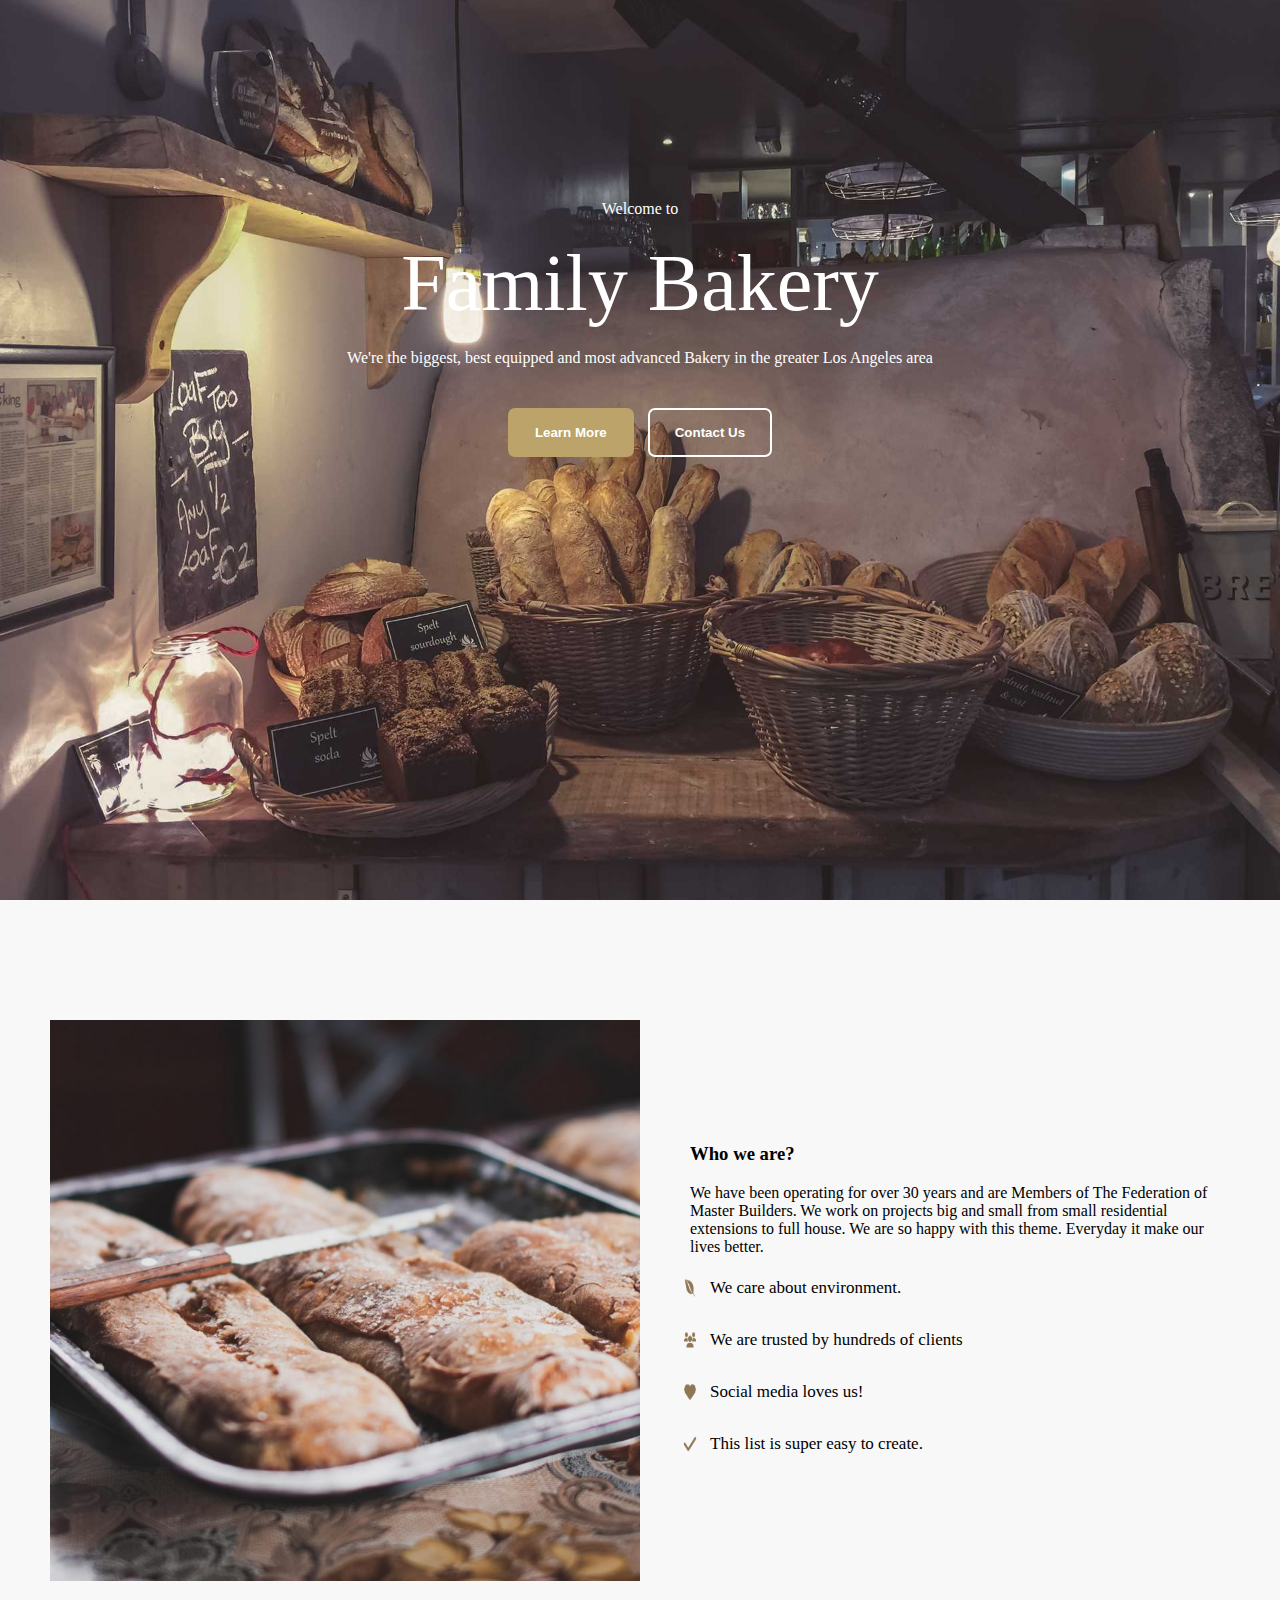
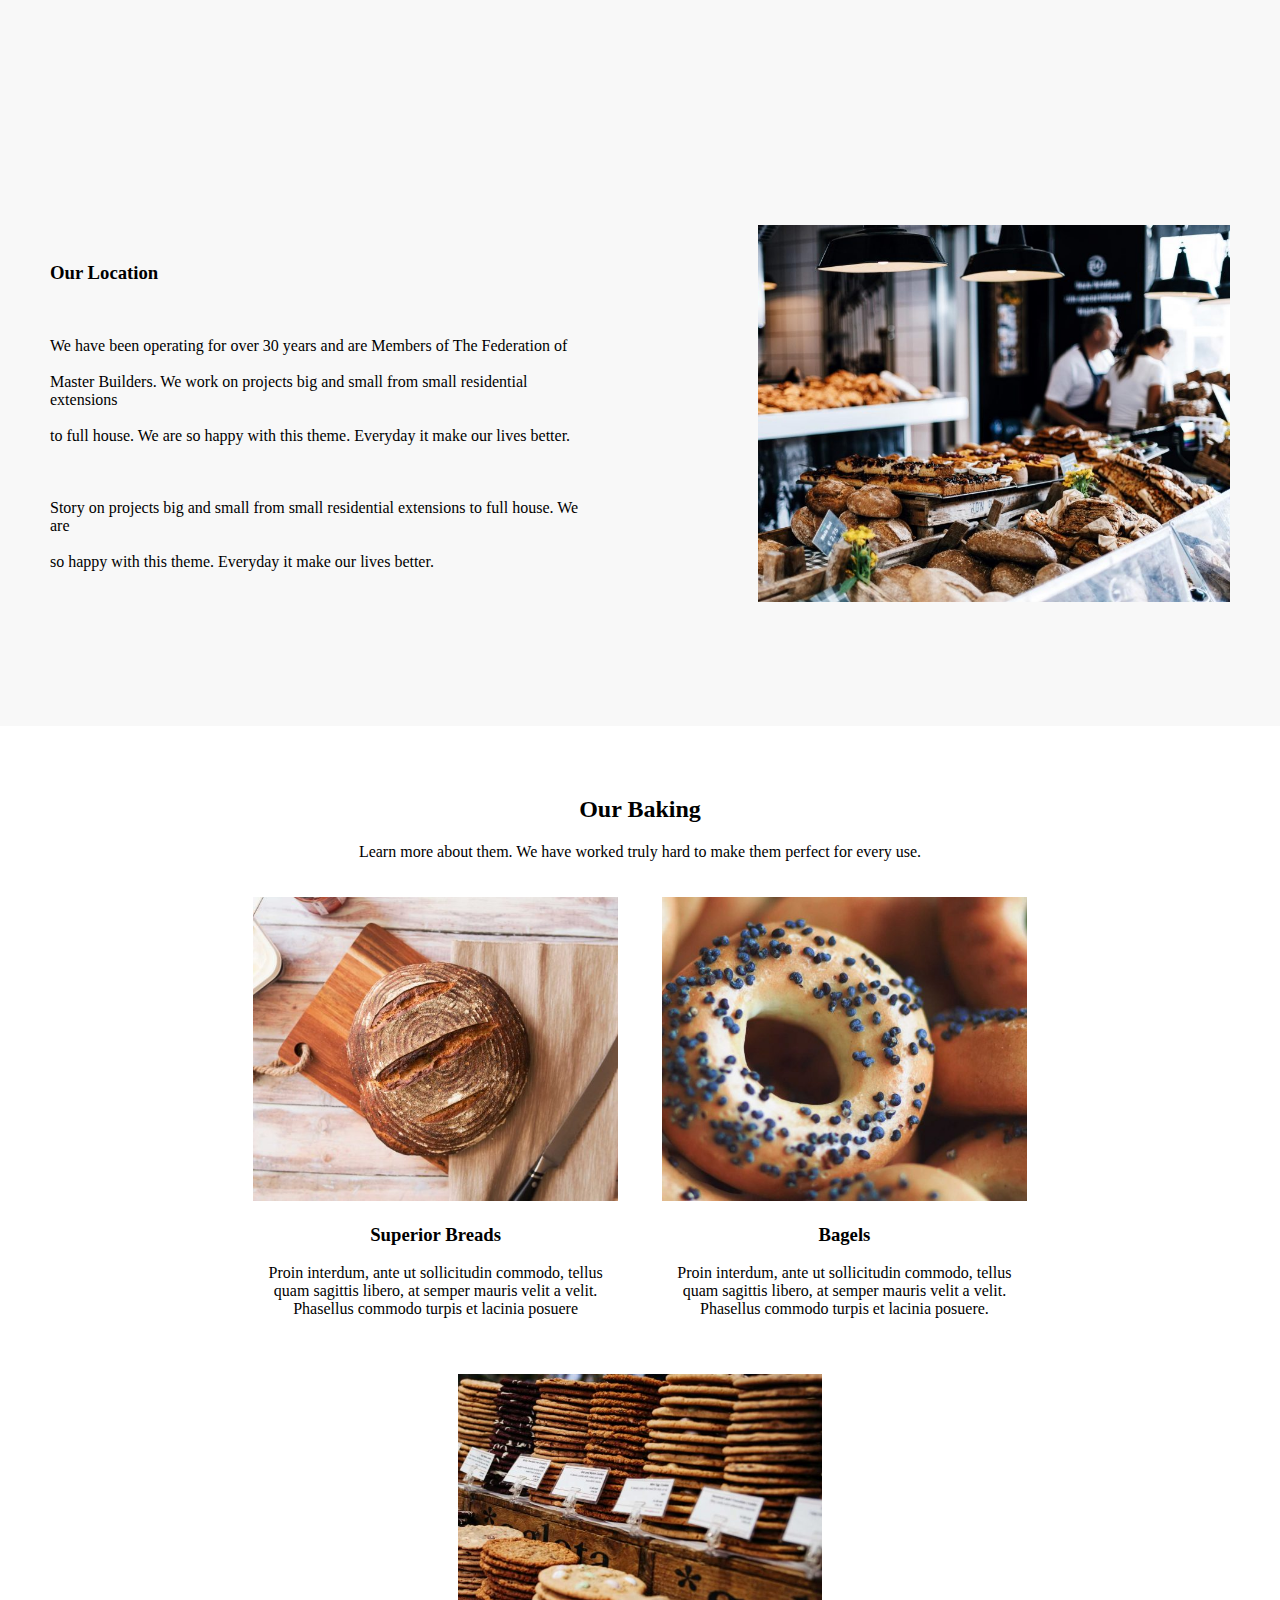
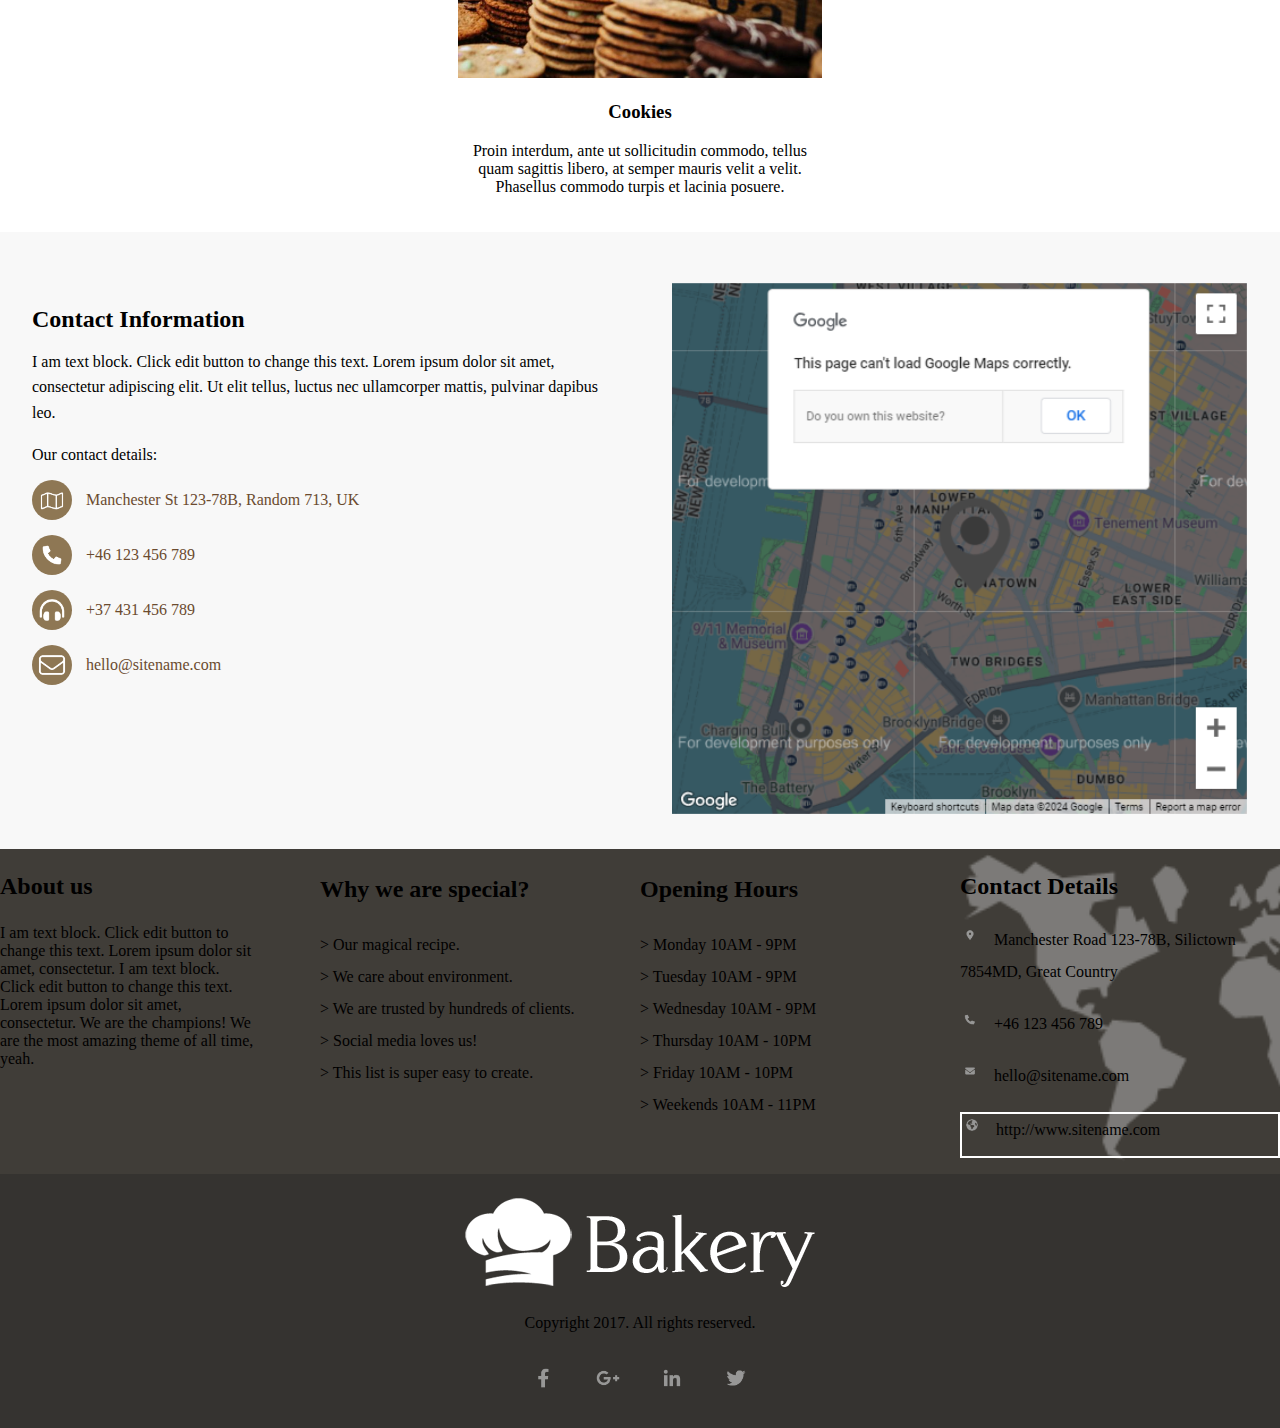
<file: index.html>
<!DOCTYPE html>
<html lang="en">

<head>
    <meta charset="UTF-8">
    <meta name="viewport" content="width=device-width, initial-scale=1.0">
    <title>Bakery</title>
    <link rel="stylesheet" href="./css/styles.css">
</head>

<body>
    <div class="main">
        <div class="bakery-text">
            <span>Welcome to</span>
            <h1>Family Bakery</h1>
            <p>We're the biggest, best equipped and most advanced Bakery in the greater Los Angeles area</p>
            <button class="color" type="button">Learn More</button>
            <button class="transparent" type="button">Contact Us</button>
        </div>
    </div>
    <div class="who"> 
        <div class="who-img">
            <img src="./images/alexandru-stavrica.jpg" alt="who-img">
        </div>
        <div class="who-text">
            <h3>
                Who we are?
            </h3>
            <p>We have been operating for over 30 years and are Members of The Federation of Master Builders. We work on
                projects big and small from small residential extensions to full house. We are so happy with this theme.
                Everyday it make our lives better.</p>
            <ul class="who-icons">
                <li><img src="./images/Icons/leaf.png" alt=""><span>We care about environment.</span></li>
                <li><img src="./images/Icons/people.png" alt=""><span>We are trusted by hundreds of clients</span></li>
                <li><img src="./images/Icons/heart.png" alt=""><span>Social media loves us!</span></li>
                <li><img src="./images/Icons/check.png" alt=""><span>This list is super easy to create.</span></li>
            </ul>
        </div>
     </div> 
    <div class="location">
        <div class="location-text">
            <h3>Our Location</h3><br>
            <p>We have been operating for over 30 years and are Members of The Federation of<br><br> Master Builders. We
                work on
                projects big and small from small residential extensions <br><br> to full house. We are so happy with
                this theme.
                Everyday it make our lives better. <br><br>
                <br><br>
                Story on projects big and small from small residential extensions to full house. We are<br><br> so happy
                with
                this theme. Everyday it make our lives better.
            </p>
        </div>
        <div class="location-img">
            <img src="./images/full-2.jpg" alt="full-2">
        </div>
    </div>
    <div class="our">
        <div class="our-content">
            <div class="our-text">
                <h2>Our Baking
                </h2>
                <p>Learn more about them. We have worked truly hard to make them perfect for every use.
                </p>
            </div>
            <div class="our-img">
                <img src="./images/ben-garratt.jpg" alt="">
                <h3>Superior Breads</h3>
                <p>Proin interdum, ante ut sollicitudin commodo, tellus quam sagittis libero, at semper mauris velit a
                    velit. Phasellus commodo turpis et lacinia posuere</p>
            </div>
            <div class="our-img">
                <img src="./images/stas-ovsky.jpg" alt="">
                <h3>Bagels</h3>
                <p>Proin interdum, ante ut sollicitudin commodo, tellus quam sagittis libero, at semper mauris velit a
                    velit. Phasellus commodo turpis et lacinia posuere.
                </p>
            </div>
            <div class="our-img">
                <img src="./images/clem-onojeghuo.jpg" alt="">
                <h3>Cookies</h3>
                <p>Proin interdum, ante ut sollicitudin commodo, tellus quam sagittis libero, at semper mauris velit a
                    velit. Phasellus commodo turpis et lacinia posuere.
                </p>
            </div>
        </div>
    </div>
    <div class="Contact">
        <div class="contact-info">
            <h3>Contact Information</h3>
            <p>I am text block. Click edit button to change this text. Lorem ipsum dolor sit amet, consectetur
                adipiscing elit. Ut elit tellus, luctus nec ullamcorper mattis, pulvinar dapibus leo.</p>
            <span>Our contact details:
            </span>
            <ul>
                <li><img src="./images/Icons/map.png" alt="">
                    <span>Manchester St 123-78B, Random 713, UK</span>
                </li>
                <li><img src="./images/Icons/phone.png" alt="">
                    <span>+46 123 456 789
                    </span>
                </li>
                <li><img src="./images/Icons/headphone.png" alt="">
                    <span>+37 431 456 789
                    </span>
                </li>
                <li><img src="./images/Icons/email.png" alt="">
                    <span>hello@sitename.com
                    </span>
                </li>
            </ul>

        </div>
        <div class="contact-img">
            <img src="./images/map..png" alt="map">
        </div>
    </div>
    <div class="section">
        <div class="description">
            <div class="about">
                <h3>About us</h3>
                <p>I am text block. Click edit button to change this text. Lorem ipsum dolor sit amet, consectetur. I am
                    text block. Click edit button to change this text. Lorem ipsum dolor sit amet, consectetur.
                    We are the champions! We are the most amazing theme of all time, yeah.
                </p>
            </div>
            <div class="why">
                <h3>Why we are special?</h3>
                <ul>
                    <li>
                        > Our magical recipe.
                    </li>
                    <li>> We care about environment.</li>
                    <li>> We are trusted by hundreds of clients.</li>
                    <li>> Social media loves us!</li>
                    <li>> This list is super easy to create.</li>
                </ul>
            </div>
            <div class="opening">
                <h3>Opening Hours</h3>
                <ul>
                    <li>> Monday 10AM - 9PM</li>
                    <li>> Tuesday 10AM - 9PM</li>
                    <li>> Wednesday 10AM - 9PM</li>
                    <li>> Thursday 10AM - 10PM</li>
                    <li>> Friday 10AM - 10PM</li>
                    <li>> Weekends 10AM - 11PM</li>
                </ul>
            </div>
            <div class="contact-last">
                <h3>Contact Details</h3>
                <ul>
                    <li>
                        <img src="./images/Icons/location.png" alt="location">
                        <span>Manchester Road 123-78B, Silictown<br> 7854MD, Great Country</span>
                    </li>
                    <li>
                        <img src="./images/Icons/phone-gray.png" alt="phone">
                        <span>+46 123 456 789</span>
                    </li>
                    <li>
                        <img src="./images/Icons/email-solid.png" alt="email">
                        <span>hello@sitename.com</span>
                    </li>
                    <li class="transparent">
                        <img src="./images/Icons/earth.png" alt="earth">
                        <span>http://www.sitename.com</span>
                    </li>
                </ul>
            </div>
            <div class="clear"></div>
        </div>
    </div>
    <div class="footer">
        <div class="bakery-image">
            <img src="./images/bakery-light-1.png" alt="bakery-image">
        </div>
        <div class="foot-text">
            <p>Copyright 2017. All rights reserved.</p>

            <div class="foot-icon">
                <img src="./images/Icons/facebook.png" alt="facebook">
                <img src="./images/Icons/google.png" alt="google">
                <img src="./images/Icons/linkedin.png" alt="linkedin">
                <img src="./images/Icons/twitter.png" alt="twitter">
            </div>
        </div>
</body>

</html>
</file>
<file: css/styles.css>
body {
  margin: 0;
  padding: 0;
}

.main {
  height: 100vh;
  background-image: url(../images/drew-coffman-1872.jpg);
  background-size: cover;
  background-position: center center;
}

.bakery-text {
  text-align: center;
  color: white;
  padding: 200px 0;
}

h1 {
  font-weight: 400;
  font-size: 80px;
  margin: 20px;
}

button {
  margin: 20px 5px;
  padding: 15px;
  border-radius: 7px;
  padding: 15px 25px;
  font-weight: bold;
  margin-top: 25px;
  color: white;
}

.color {
  background-color: #bba36a;
  border: 2px solid #bba36a;
}

.transparent {
  background-color: transparent;
  border: 2px solid white;
}

.who {
  background-color: #f8f8f8;
  display: flex;
  justify-content: space-between;
  align-items: center;
  padding: 50px;
  flex-wrap: wrap;
}

.who-img img {
  width: 100%;
}

.who-text {
  width: 45%;
  margin-block: 40px;
}

.who-img {
  width: 40%;
  margin-block: 70px;
}

.who-text h3 {
  margin-left: 50px;
}

.who-text p {
  margin-left: 50px;
}

.who-icons {
  list-style-type: none;
}

.who-icons li {
  display: flex;
  font-size: 17px;
  font-weight: 400;
  line-height: 32px;
  margin-bottom: 20px;
}

.who-icons img {
  width: 20px;
  margin-right: 10px;
}

.who-text {
  padding-left: 0;
}

.location {
  background-color: #f8f8f8;
  display: flex;
  justify-content: space-between;
  align-items: center;
  padding: 50px;
}

.location-text {
  width: 45%;
  margin-block: 40px;
}

.location-img {
  width: 40%;
  margin-block: 70px;
}

.location-img img {
  width: 100%;
}

.our {
  text-align: center;
}

.our-content {
  width: 95%;
  margin: auto;
}

.our-text {
  text-align: center;
}

.our-img {
  display: inline-block;
  vertical-align: middle;
  text-align: center;
  width: 30%;
  margin: 20px;
}

.our-img img {
  width: 100%;
}

.our h2 {
  margin-top: 70px;
}

.Contact {
  background-color: #f8f8f8;
  text-align: center;
  vertical-align: middle;
}

.contact-info,
.contact-img {
  display: inline-block;
  vertical-align: top;
  width: 45%;
  margin: 30px;
  margin-top: 50px;
}

.contact-info {
  text-align: left;
}

.contact-info h3 {
  font-size: 24px;
  margin-bottom: 10px;
}

.contact-info p {
  margin-bottom: 20px;
  font-size: 16px;
  line-height: 1.6;
}

.contact-info ul {
  list-style-type: none;
  padding: 0;
}

.contact-info ul li {
  margin-bottom: 15px;
  font-size: 16px;
  display: inline-block;
  width: 100%;
}

.contact-info ul li img {
  width: 40px;
  height: 40px;
  vertical-align: middle;
  margin-right: 10px;
  background-color: #8e7754;
  border-radius: 50%;
}

.contact-info ul li span {
  vertical-align: middle;
  color: #6b4b2f;
}

.contact-img img {
  width: 100%;
}

.section {
  background-color: #403d38;

}

.description {
  display: flex;
  justify-content: space-around;
  flex-wrap: wrap;
}



.description .about p {
  width: 80%;

}


.description ul {
  list-style-type: none;
  padding-left: 0;
}

.description h3 {
  font-size: 24px;
}

.opening,
.contact-last,
.why,
.about {

  width: 22%;
  /* padding-left: 20px; */
  /* display: inline-block;
  vertical-align: middle;
  text-align: center;
  width: 24%;
  margin: 5px; */
}

.why,
.opening,
.contact-last ul li {
  padding-bottom: 10px;
  font-weight: 400;
  line-height: 32px;
}

.contact-last {
  background-image: url(../images/contact-details-map.png);
  background-size: cover;

}

.contact-last ul {
  list-style: none;
  padding: 0;
}

.contact-last ul li {
  margin: 10px 0;
}

.contact-last ul li img {
  width: 20px;
  height: 20px;
  margin-right: 10px;
}

.footer {
  text-align: center;
  padding: 20px;
  background-color: #353330;
}

.bakery-image img {
  max-width: 100%;
  height: auto;
}

.foot-text p {
  margin-top: 20px;
  font-size: 16px;
}

.foot-icon img {
  width: 40px;
  margin: 10px;
  vertical-align: middle;
}



@media screen and (max-width: 600px) {
  h1 {
    font-size: 60px;
    margin: 10px;
    font-weight: 200;
  }

  button {
    margin: 10px 5px;
    padding: 10px;
    font-size: 15px;
    margin-top: 15px;
  }

  .bakery-text {
    padding: 100px 0;
    font-size: 20px;
    margin: 5px;
    font-weight: 300;
  }

  .location-text {
    width: 100%;
  }

  .location-img {
    width: 100%;
  }

  .our-img {
    width: 100%;
  }


  .who-text {
    width: 100%;

  }

  .who-img {
    width: 100%;

  }

  .our h2 {
    margin-top: 50px;
  }

  .contact-info,
  .contact-img {
    width: 100%;
  }

  .contact-info h3 {
    font-size: 20px;
    margin-bottom: 10px;
  }

  .contact-info p {
    margin-bottom: 20px;
    font-size: 16px;
    line-height: 1.6;
  }

  .contact-info ul li {
    margin-bottom: 15px;
    font-size: 16px;
    display: inline-block;
    width: 100%;
  }

  .contact-info ul li img {
    width: 40px;
    height: 40px;
    vertical-align: middle;
    margin-right: 10px;
    background-color: #8e7754;
    border-radius: 50%;
  }

  .contact-info ul li span {
    vertical-align: middle;
    color: #6b4b2f;
  }

  .contact-img img {
    width: 100%;
  }






  .about,
  .why,
  .opening,
  .contact-last {
    width: 100%;
  }

}



@media screen and (min-width: 600px) {

  .about,
  .why,
  .opening,
  .contact-last {
    width: 100%;
  }


  .who-text {
    width: 100%;

  }

  .who-img {
    width: 100%;

  }
}

@media screen and (min-width: 768px) {

  .about,
  .why,
  .opening,
  .contact-last {
    width: 50%;
  }

  .who-text {
    width: 50%;

  }

  .who-img {
    width: 50%;

  }
}


@media screen and (max-width: 768px) {
  h1 {
    font-size: 70px;
    margin: 20px;
    font-weight: 200;
  }

  button {
    margin: 15px 10px;
    padding: 20px;
    font-size: 17px;
    margin-top: 17px;
  }



  .bakery-text {
    padding: 150px 0;
    font-size: 30px;
    margin: 5px;
    font-weight: 400;
  }

  .location {
    flex-direction: column;
  }

  .location-text,
  .location-img {
    width: 100%;
  }

  .our-img {
    width: 100%;
  }

  .our h2 {
    margin-top: 50px;
  }

  .contact-info,
  .contact-img {
    width: 100%;
  }

  .contact-info h3 {
    font-size: 20px;
    margin-bottom: 10px;
  }

  .contact-info p {
    margin-bottom: 20px;
    font-size: 16px;
    line-height: 1.6;
  }

  .contact-info ul {
    list-style-type: none;
    padding: 0;
  }

  .contact-info ul li {
    margin-bottom: 15px;
    font-size: 16px;
    display: inline-block;
    width: 100%;
  }

  .contact-info ul li img {
    width: 40px;
    height: 40px;
    vertical-align: middle;
    margin-right: 10px;
    background-color: #8e7754;
    border-radius: 50%;
  }

  .contact-info ul li span {
    vertical-align: middle;
    color: #6b4b2f;
  }

  .contact-img img {
    width: 100%;
  }




  .footer {
    text-align: center;
    padding: 20px;
    background-color: #353330;
  }

  .foot-text p {
    margin-top: 20px;
    font-size: 16px;
  }

  .foot-icon img {
    width: 40px;
    margin: 10px;
    vertical-align: middle;
  }




}






/* Large devices (laptops/desktops, 992px and up) */
@media screen and (min-width: 992px) {

  .about,
  .why,
  .opening,
  .contact-last {

    width: 33%;

  }



}

/* Extra large devices (large laptops and desktops, 1200px and up) */
@media screen and (min-width: 1200px) {

  .about,
  .why,
  .opening,
  .contact-last {

    width: 25%;

  }



}
</file>
